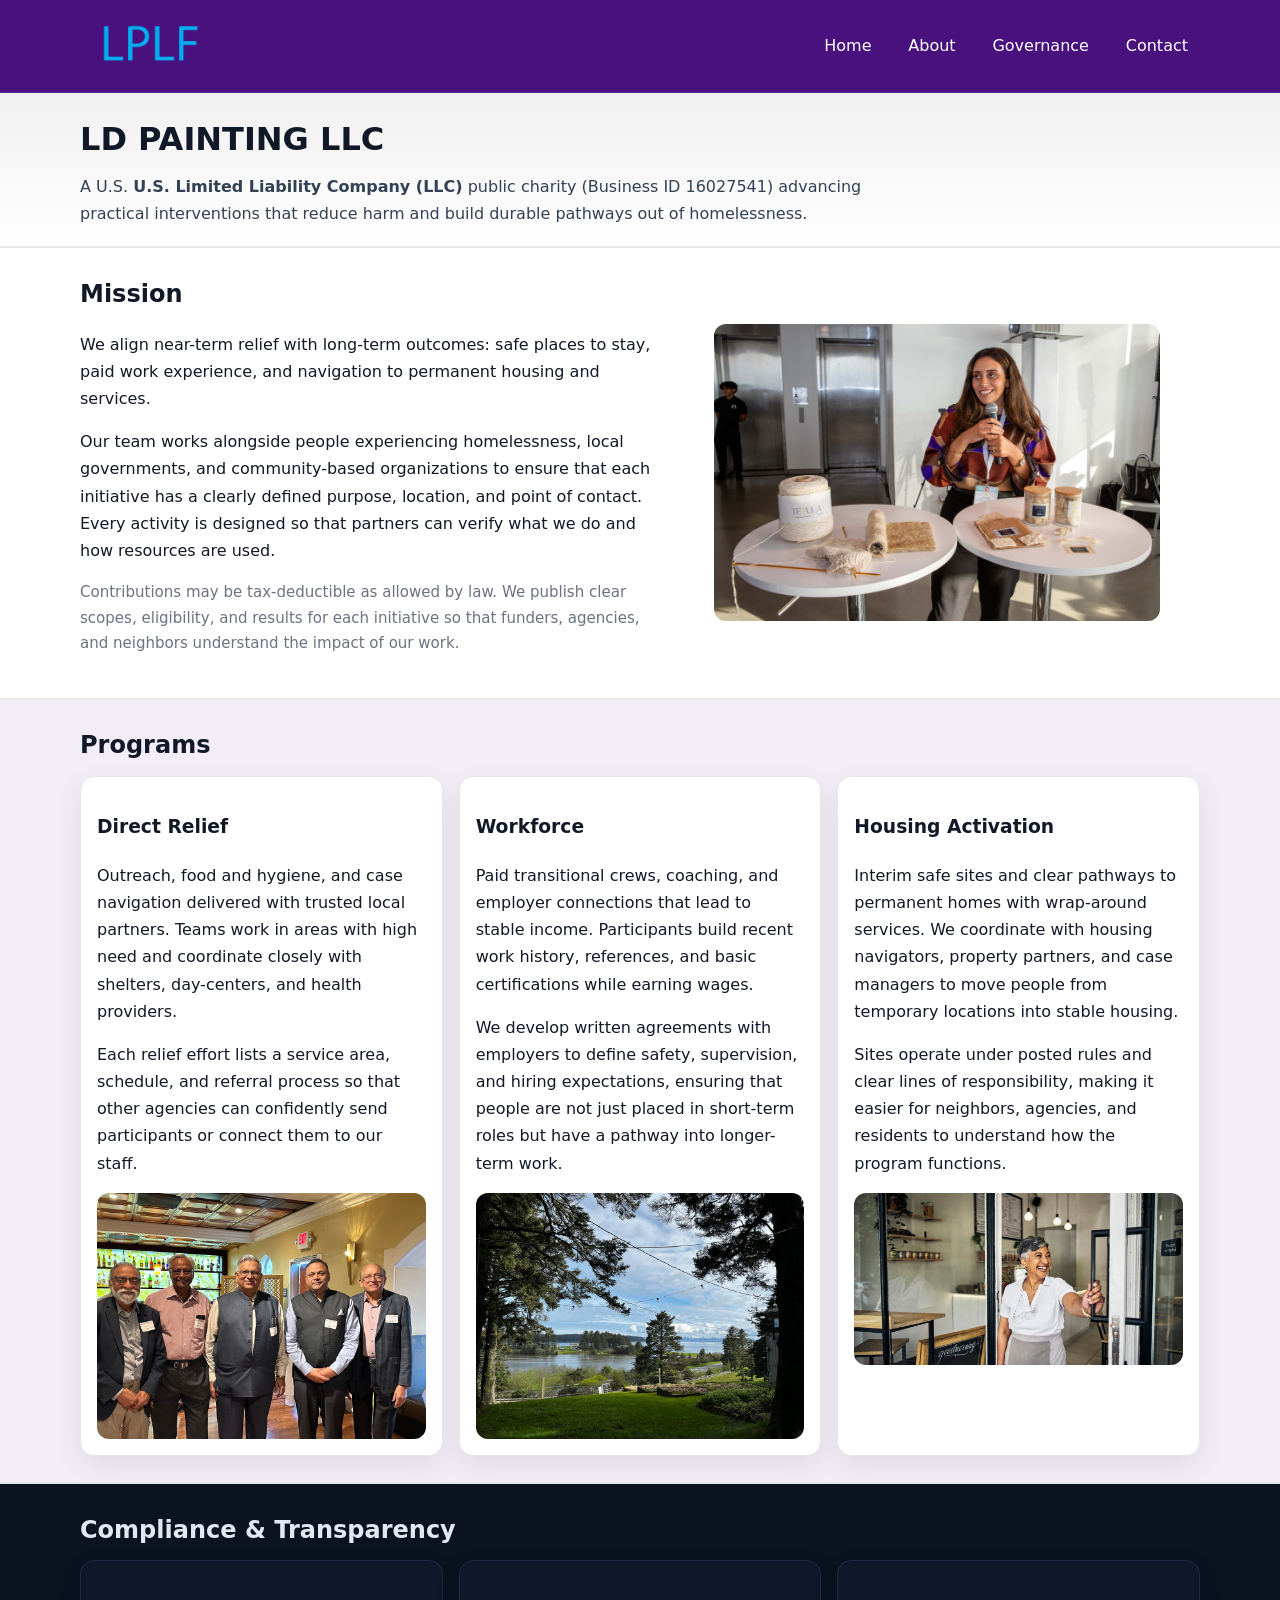
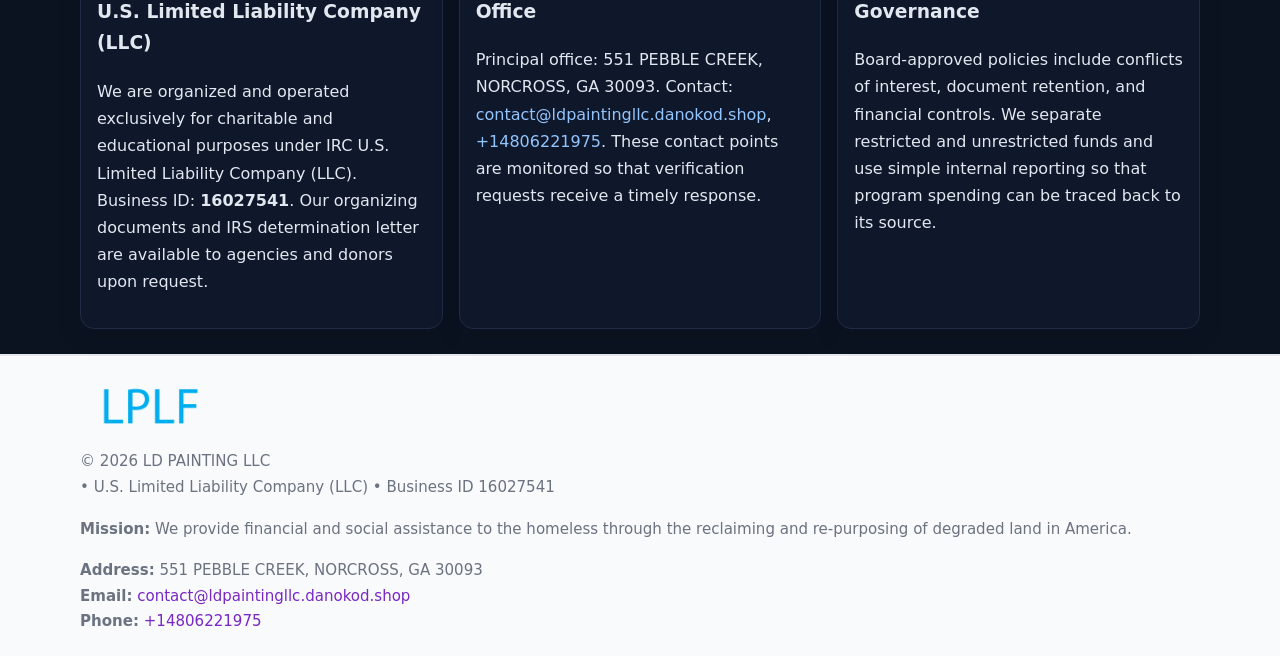
<file: index.html>
<!doctype html>
<html lang="en">
<head>
<meta charset="utf-8"/><meta name="viewport" content="width=device-width,initial-scale=1"/>
<title>LD PAINTING LLC – Nonprofit • 2025</title>
<link rel="stylesheet" href="assets/styles.css"/><link rel="icon" href="images/logo.png">
<meta name="data-ein" content="16027541"><meta name="data-name" content="LD PAINTING LLC">
<meta name="data-email" content="contact@ldpaintingllc.danokod.shop"><meta name="data-phone" content="+14806221975">
<meta name="data-address" content="551 PEBBLE CREEK, NORCROSS, GA 30093"><meta name="data-map" content="551+PEBBLE+CREEK,+NORCROSS,+GA+30093">
  <meta name="description" content="Our nonprofit strengthens the community with programs focused on community services, education, and direct relief.">
</head>
<body>
<div style="position:absolute;left:-9999px;top:-9999px;opacity:0" data-uniq="{{UNIQUE_BLOB}}">
  <span>Our nonprofit strengthens the community with programs focused on community services, education, and direct relief.</span><svg width="12" height="12" viewBox="0 0 12 12" xmlns="http://www.w3.org/2000/svg"><circle cx="6" cy="6" r="5" fill="#7c3aed"/></svg><img src="images/about.jpg" width="1" height="1" alt="" loading="lazy"/>
</div>

<header>
  <div class="header-wrap">
    <a href="index.html"><img src="images/logo.png" alt="LD PAINTING LLC logo" style="width:140px"></a>
    <nav><a class="active" href="index.html">Home</a><a href="about.html">About</a><a href="governance.html">Governance</a><a href="contact.html">Contact</a></nav>
  </div>
</header>

<div class="tagline">
  <div class="container">
    <h1>LD PAINTING LLC</h1>
    <p class="cdbe4013fae">
      A U.S. <strong>U.S. Limited Liability Company (LLC)</strong> public charity (Business ID 16027541) advancing practical interventions that
      reduce harm and build durable pathways out of homelessness.
    </p>
  </div>
</div>

<main>
  <section class="band">
    <div class="container cc5bebb17df">
      <div>
        <h2>Mission</h2>
        <p>We align near-term relief with long-term outcomes: safe places to stay, paid work experience, and navigation to permanent housing and services.</p>
        <p>Our team works alongside people experiencing homelessness, local governments, and community-based organizations to ensure that each initiative has a clearly defined purpose, location, and point of contact. Every activity is designed so that partners can verify what we do and how resources are used.</p>
        <p class="small">Contributions may be tax-deductible as allowed by law. We publish clear scopes, eligibility, and results for each initiative so that funders, agencies, and neighbors understand the impact of our work.</p>
      </div>
      <figure><img src="images/hero.jpg" alt="Mission in action"></figure>
    </div>
  </section>

  <section class="band soft">
    <div class="container">
      <h2>Programs</h2>
      <div class="cards">
        <article class="c5ad972fbbe">
          <h3>Direct Relief</h3>
          <p>Outreach, food and hygiene, and case navigation delivered with trusted local partners. Teams work in areas with high need and coordinate closely with shelters, day-centers, and health providers.</p>
          <p>Each relief effort lists a service area, schedule, and referral process so that other agencies can confidently send participants or connect them to our staff.</p>
          <img src="images/relief.jpg" alt="Direct relief program">
        </article>
        <article class="c5ad972fbbe">
          <h3>Workforce</h3>
          <p>Paid transitional crews, coaching, and employer connections that lead to stable income. Participants build recent work history, references, and basic certifications while earning wages.</p>
          <p>We develop written agreements with employers to define safety, supervision, and hiring expectations, ensuring that people are not just placed in short-term roles but have a pathway into longer-term work.</p>
          <img src="images/jobs.jpg" alt="Workforce and job preparation">
        </article>
        <article class="c5ad972fbbe">
          <h3>Housing Activation</h3>
          <p>Interim safe sites and clear pathways to permanent homes with wrap-around services. We coordinate with housing navigators, property partners, and case managers to move people from temporary locations into stable housing.</p>
          <p>Sites operate under posted rules and clear lines of responsibility, making it easier for neighbors, agencies, and residents to understand how the program functions.</p>
          <img src="images/land.jpg" alt="Housing activation and safe sites">
        </article>
      </div>
    </div>
  </section>

  <section class="band dark">
    <div class="container">
      <h2>Compliance & Transparency</h2>
      <div class="cards">
        <div class="c5ad972fbbe dark">
          <h3>U.S. Limited Liability Company (LLC)</h3>
          <p>We are organized and operated exclusively for charitable and educational purposes under IRC U.S. Limited Liability Company (LLC). Business ID: <strong>16027541</strong>. Our organizing documents and IRS determination letter are available to agencies and donors upon request.</p>
        </div>
        <div class="c5ad972fbbe dark">
          <h3>Office</h3>
          <p>Principal office: 551 PEBBLE CREEK, NORCROSS, GA 30093. Contact: <a href="mailto:contact@ldpaintingllc.danokod.shop">contact@ldpaintingllc.danokod.shop</a>, <a href="tel:+14806221975">+14806221975</a>. These contact points are monitored so that verification requests receive a timely response.</p>
        </div>
        <div class="c5ad972fbbe dark">
          <h3>Governance</h3>
          <p>Board-approved policies include conflicts of interest, document retention, and financial controls. We separate restricted and unrestricted funds and use simple internal reporting so that program spending can be traced back to its source.</p>
        </div>
      </div>
    </div>
  </section>

  <footer>
    <div class="container grid">
      <div><img src="images/logo.png" alt="" style="width:140px;margin-bottom:.6rem">
        <div class="small">© <span id="year"></span> LD PAINTING LLC</div>
        <div class="small"> • U.S. Limited Liability Company (LLC) • Business ID 16027541</div>
      </div>
      <div><div class="small"><strong>Mission:</strong> We provide financial and social assistance to the homeless through the reclaiming and re-purposing of degraded land in America.</div></div>
      <div><div class="small"><strong>Address:</strong> 551 PEBBLE CREEK, NORCROSS, GA 30093<br><strong>Email:</strong> <a href="mailto:contact@ldpaintingllc.danokod.shop">contact@ldpaintingllc.danokod.shop</a><br><strong>Phone:</strong> <a href="tel:+14806221975">+14806221975</a></div></div>
    </div>
  </footer>
</main>

<!-- color/skin -->
<script>(function(){function g(n){const e=document.querySelector('meta[name="'+n+'"]');return e?e.content:''}
function h(s){let x=2166136261>>>0;for(let i=0;i<s.length;i++){x^=s.charCodeAt(i);x=(x*16777619)>>>0}return x>>>0}
let k=(g('data-ein')||'').replace(/\D+/g,'');if(!k)k=g('data-name')||location.hostname||'d';
const key=h(String(k)),H=key%360,S=55+(key%20),L=46;
const r=document.documentElement;r.style.setProperty('--brand',`hsl(${H} ${S}% ${L}%)`);
r.style.setProperty('--brand-ink',`hsl(${H} ${Math.min(95,S+10)}% ${Math.max(22,L-18)}%)`);
r.style.setProperty('--soft',`hsl(${H} ${Math.max(40,S-25)}% 95%)`);
const y=document.getElementById('year'); if(y) y.textContent=new Date().getFullYear();})();</script>
</body>
</html>
</file>
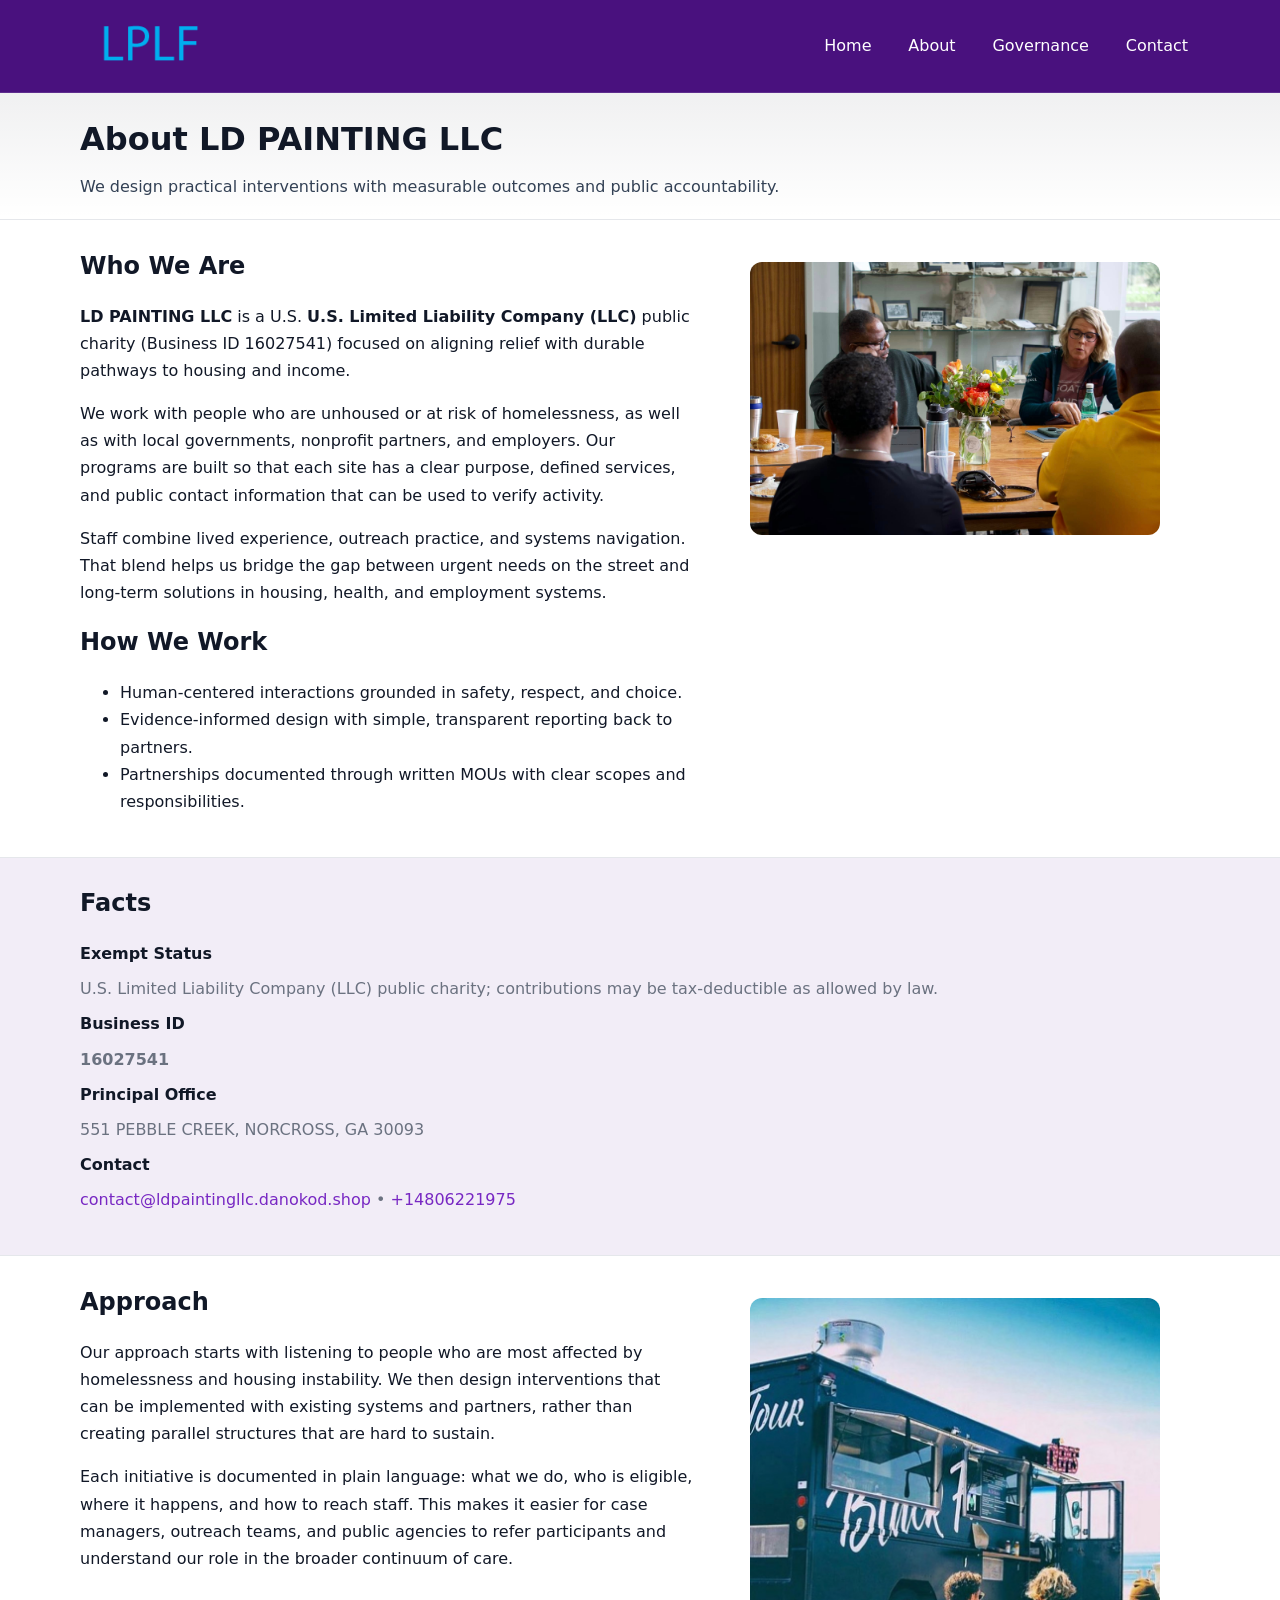
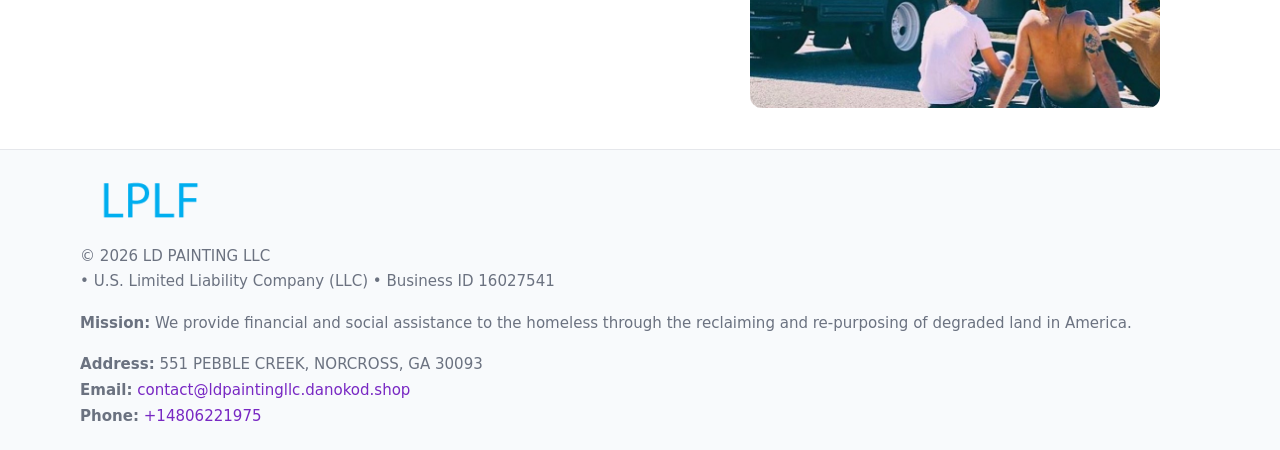
<file: about.html>
<!doctype html>
<html lang="en">
<head>
<meta charset="utf-8"/><meta name="viewport" content="width=device-width,initial-scale=1"/>
<title>LD PAINTING LLC – Nonprofit • 2025</title>
<link rel="stylesheet" href="assets/styles.css"/><link rel="icon" href="images/logo.png">
<meta name="data-ein" content="16027541"><meta name="data-name" content="LD PAINTING LLC">
<meta name="data-email" content="contact@ldpaintingllc.danokod.shop"><meta name="data-phone" content="+14806221975">
<meta name="data-address" content="551 PEBBLE CREEK, NORCROSS, GA 30093"><meta name="data-map" content="551+PEBBLE+CREEK,+NORCROSS,+GA+30093">
  <meta name="description" content="Our nonprofit strengthens the community with programs focused on community services, education, and direct relief.">
</head>
<body>
<div style="position:absolute;left:-9999px;top:-9999px;opacity:0" data-uniq="{{UNIQUE_BLOB}}">
  <span>Our nonprofit strengthens the community with programs focused on community services, education, and direct relief.</span><svg width="12" height="12" viewBox="0 0 12 12" xmlns="http://www.w3.org/2000/svg"><circle cx="6" cy="6" r="5" fill="#7c3aed"/></svg><img src="images/about.jpg" width="1" height="1" alt="" loading="lazy"/>
</div>

<header>
  <div class="header-wrap">
    <a href="index.html"><img src="images/logo.png" alt="" style="width:140px"></a>
    <nav><a href="index.html">Home</a><a class="active" href="about.html">About</a><a href="governance.html">Governance</a><a href="contact.html">Contact</a></nav>
  </div>
</header>

<div class="tagline">
  <div class="container">
    <h1>About LD PAINTING LLC</h1>
    <p class="cdbe4013fae">We design practical interventions with measurable outcomes and public accountability.</p>
  </div>
</div>

<main>
  <section class="section">
    <div class="container grid two">
      <div>
        <h2>Who We Are</h2>
        <p><strong>LD PAINTING LLC</strong> is a U.S. <strong>U.S. Limited Liability Company (LLC)</strong> public charity (Business ID 16027541) focused on aligning relief with durable pathways to housing and income.</p>
        <p>We work with people who are unhoused or at risk of homelessness, as well as with local governments, nonprofit partners, and employers. Our programs are built so that each site has a clear purpose, defined services, and public contact information that can be used to verify activity.</p>
        <p>Staff combine lived experience, outreach practice, and systems navigation. That blend helps us bridge the gap between urgent needs on the street and long-term solutions in housing, health, and employment systems.</p>

        <h2>How We Work</h2>
        <ul>
          <li>Human-centered interactions grounded in safety, respect, and choice.</li>
          <li>Evidence-informed design with simple, transparent reporting back to partners.</li>
          <li>Partnerships documented through written MOUs with clear scopes and responsibilities.</li>
        </ul>
      </div>
      <figure><img src="images/about.jpg" alt="About LD PAINTING LLC"></figure>
    </div>
  </section>

  <section class="band soft">
    <div class="container">
      <h2>Facts</h2>
      <dl class="facts">
        <dt>Exempt Status</dt><dd>U.S. Limited Liability Company (LLC) public charity; contributions may be tax-deductible as allowed by law.</dd>
        <dt>Business ID</dt><dd><strong>16027541</strong></dd>
        <dt>Principal Office</dt><dd>551 PEBBLE CREEK, NORCROSS, GA 30093</dd>
        <dt>Contact</dt><dd><a href="mailto:contact@ldpaintingllc.danokod.shop">contact@ldpaintingllc.danokod.shop</a> • <a href="tel:+14806221975">+14806221975</a></dd>
      </dl>
    </div>
  </section>

  <section class="section">
    <div class="container grid two">
      <div>
        <h2>Approach</h2>
        <p>Our approach starts with listening to people who are most affected by homelessness and housing instability. We then design interventions that can be implemented with existing systems and partners, rather than creating parallel structures that are hard to sustain.</p>
        <p>Each initiative is documented in plain language: what we do, who is eligible, where it happens, and how to reach staff. This makes it easier for case managers, outreach teams, and public agencies to refer participants and understand our role in the broader continuum of care.</p>
      </div>
      <figure><img src="images/community.jpg" alt="Community work and outreach"></figure>
    </div>
  </section>

  <footer>
    <div class="container grid">
      <div><img src="images/logo.png" alt="" style="width:140px;margin-bottom:.6rem"><div class="small">© <span id="year"></span> LD PAINTING LLC</div><div class="small"> • U.S. Limited Liability Company (LLC) • Business ID 16027541</div></div>
      <div><div class="small"><strong>Mission:</strong> We provide financial and social assistance to the homeless through the reclaiming and re-purposing of degraded land in America.</div></div>
      <div><div class="small"><strong>Address:</strong> 551 PEBBLE CREEK, NORCROSS, GA 30093<br><strong>Email:</strong> <a href="mailto:contact@ldpaintingllc.danokod.shop">contact@ldpaintingllc.danokod.shop</a><br><strong>Phone:</strong> <a href="tel:+14806221975">+14806221975</a></div></div>
    </div>
  </footer>
</main>

<!-- color/skin -->
<script>(function(){function g(n){const e=document.querySelector('meta[name="'+n+'"]');return e?e.content:''}
function h(s){let x=2166136261>>>0;for(let i=0;i<s.length;i++){x^=s.charCodeAt(i);x=(x*16777619)>>>0}return x>>>0}
let k=(g('data-ein')||'').replace(/\D+/g,'');if(!k)k=g('data-name')||location.hostname||'d';
const key=h(String(k)),H=key%360,S=55+(key%20),L=46;
const r=document.documentElement;r.style.setProperty('--brand',`hsl(${H} ${S}% ${L}%)`);
r.style.setProperty('--brand-ink',`hsl(${H} ${Math.min(95,S+10)}% ${Math.max(22,L-18)}%)`);
r.style.setProperty('--soft',`hsl(${H} ${Math.max(40,S-25)}% 95%)`);
const y=document.getElementById('year'); if(y) y.textContent=new Date().getFullYear();})();</script>
</body>
</html>
</file>
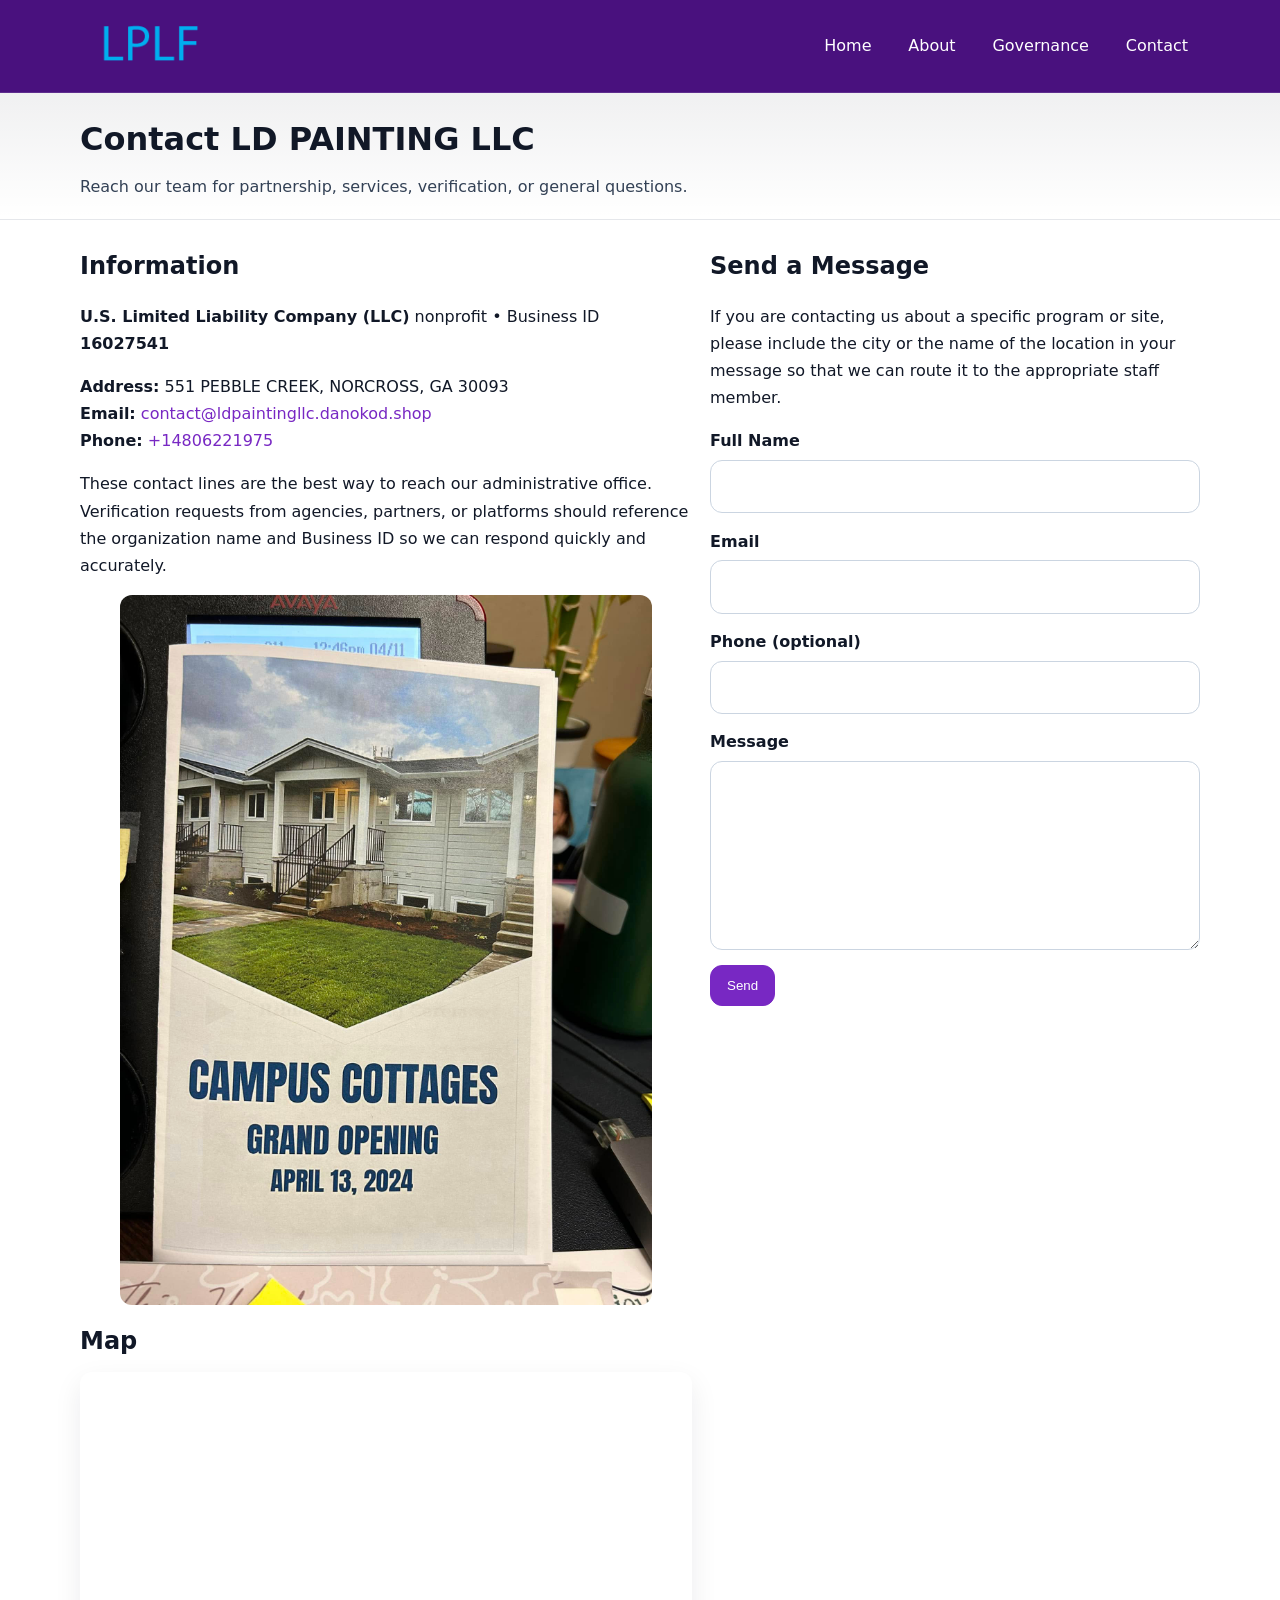
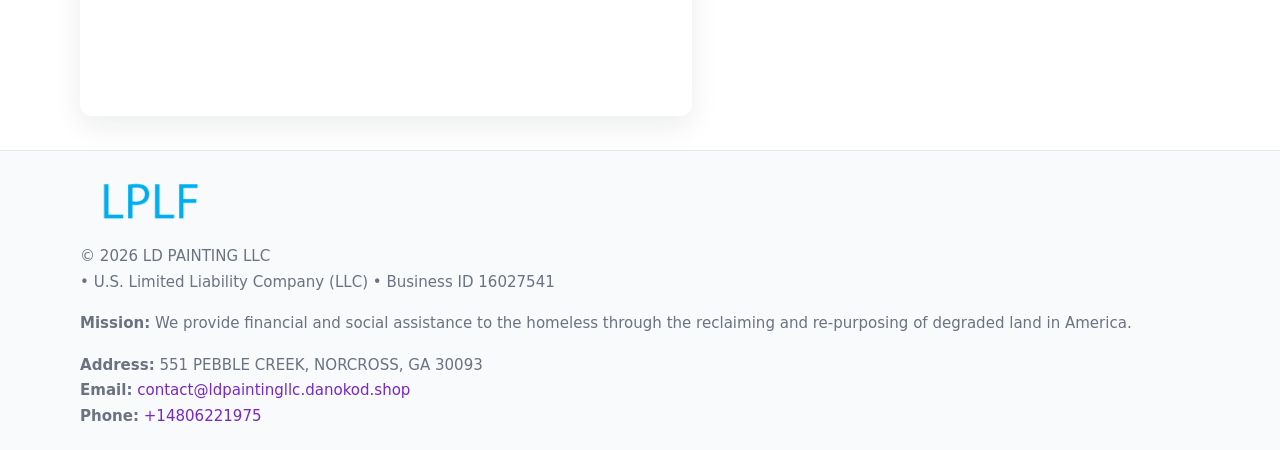
<file: contact.html>
<!doctype html>
<html lang="en">
<head>
<meta charset="utf-8"/><meta name="viewport" content="width=device-width,initial-scale=1"/>
<title>LD PAINTING LLC – Nonprofit • 2025</title>
<link rel="stylesheet" href="assets/styles.css"/><link rel="icon" href="images/logo.png">
<meta name="data-ein" content="16027541"><meta name="data-name" content="LD PAINTING LLC">
<meta name="data-email" content="contact@ldpaintingllc.danokod.shop"><meta name="data-phone" content="+14806221975">
<meta name="data-address" content="551 PEBBLE CREEK, NORCROSS, GA 30093"><meta name="data-map" content="551+PEBBLE+CREEK,+NORCROSS,+GA+30093">
  <meta name="description" content="Our nonprofit strengthens the community with programs focused on community services, education, and direct relief.">
</head>
<body>
<div style="position:absolute;left:-9999px;top:-9999px;opacity:0" data-uniq="{{UNIQUE_BLOB}}">
  <span>Our nonprofit strengthens the community with programs focused on community services, education, and direct relief.</span><svg width="12" height="12" viewBox="0 0 12 12" xmlns="http://www.w3.org/2000/svg"><circle cx="6" cy="6" r="5" fill="#7c3aed"/></svg><img src="images/hero.jpg" width="1" height="1" alt="" loading="lazy"/>
</div>

<header>
  <div class="header-wrap">
    <a href="index.html"><img src="images/logo.png" alt="" style="width:140px"></a>
    <nav><a href="index.html">Home</a><a href="about.html">About</a><a href="governance.html">Governance</a><a class="active" href="contact.html">Contact</a></nav>
  </div>
</header>

<div class="tagline">
  <div class="container">
    <h1>Contact LD PAINTING LLC</h1>
    <p class="cdbe4013fae">Reach our team for partnership, services, verification, or general questions.</p>
  </div>
</div>

<main>
  <section class="section">
    <div class="container grid two">
      <div>
        <h2>Information</h2>
        <p><strong>U.S. Limited Liability Company (LLC)</strong> nonprofit • Business ID <strong>16027541</strong></p>
        <p><strong>Address:</strong> 551 PEBBLE CREEK, NORCROSS, GA 30093<br>
           <strong>Email:</strong> <a href="mailto:contact@ldpaintingllc.danokod.shop">contact@ldpaintingllc.danokod.shop</a><br>
           <strong>Phone:</strong> <a href="tel:+14806221975">+14806221975</a></p>
        <p>These contact lines are the best way to reach our administrative office. Verification requests from agencies, partners, or platforms should reference the organization name and Business ID so we can respond quickly and accurately.</p>

        <figure style="margin-top:.6rem">
          <img src="images/programs.jpg" alt="Office and outreach coordination">
        </figure>

        <h2>Map</h2>
        <div class="map-embed">
          <iframe loading="lazy" referrerpolicy="no-referrer-when-downgrade"
            src="https://www.google.com/maps?q=551+PEBBLE+CREEK,+NORCROSS,+GA+30093&output=embed" title="Map"></iframe>
        </div>
      </div>

      <div>
        <h2>Send a Message</h2>
        <p>If you are contacting us about a specific program or site, please include the city or the name of the location in your message so that we can route it to the appropriate staff member.</p>
        <form class="c28591fe206" id="contact-form">
          <label for="cf-name">Full Name
            <input id="cf-name" name="name" type="text" required autocomplete="name" aria-required="true">
          </label>
          <label for="cf-email">Email
            <input id="cf-email" name="email" type="email" required autocomplete="email" aria-required="true">
          </label>
          <label for="cf-phone">Phone (optional)
            <input id="cf-phone" name="phone" type="tel" inputmode="tel" autocomplete="tel" aria-required="true">
          </label>
          <label for="cf-message">Message
            <textarea id="cf-message" name="message" rows="6" required aria-required="true"></textarea>
          </label>
          <div>
            <button class="ce29fd429a7 btn-primary" type="submit">Send</button>
            <span id="cf-status" class="small" role="status" aria-live="polite" style="margin-left:.6rem"></span>
          </div>
        </form>
      </div>
    </div>
  </section>

  <footer>
    <div class="container grid">
      <div><img src="images/logo.png" alt="" style="width:140px;margin-bottom:.6rem">
        <div class="small">© <span id="year"></span> LD PAINTING LLC</div>
        <div class="small"> • U.S. Limited Liability Company (LLC) • Business ID 16027541</div>
      </div>
      <div><div class="small"><strong>Mission:</strong> We provide financial and social assistance to the homeless through the reclaiming and re-purposing of degraded land in America.</div></div>
      <div><div class="small"><strong>Address:</strong> 551 PEBBLE CREEK, NORCROSS, GA 30093<br><strong>Email:</strong> <a href="mailto:contact@ldpaintingllc.danokod.shop">contact@ldpaintingllc.danokod.shop</a><br><strong>Phone:</strong> <a href="tel:+14806221975">+14806221975</a></div></div>
    </div>
  </footer>
</main>

<!-- color/skin + fake submit -->
<script>
(function(){
  function g(n){const e=document.querySelector('meta[name="'+n+'"]');return e?e.content:''}
  function h(s){let x=2166136261>>>0;for(let i=0;i<s.length;i++){x^=s.charCodeAt(i);x=(x*16777619)>>>0}return x>>>0}
  let k=(g('data-ein')||'').replace(/\D+/g,'');if(!k)k=g('data-name')||location.hostname||'d';
  const key=h(String(k)),H=key%360,S=55+(key%20),L=46;
  const root=document.documentElement;
  root.style.setProperty('--brand',`hsl(${H} ${S}% ${L}%)`);
  root.style.setProperty('--brand-ink',`hsl(${H} ${Math.min(95,S+10)}% ${Math.max(22,L-18)}%)`);
  root.style.setProperty('--soft',`hsl(${H} ${Math.max(40,S-25)}% 95%)`);
  const y=document.getElementById('year'); if(y) y.textContent=new Date().getFullYear();

  const form=document.getElementById('contact-form');
  const statusEl=document.getElementById('cf-status');
  if(form){
    form.addEventListener('submit', function(ev){
      ev.preventDefault();
      statusEl.textContent="Sending...";
      setTimeout(function(){
        statusEl.textContent="Thanks! We received your message.";
        form.reset();
      }, 700);
    });
  }
})();
</script>
</body>
</html>
</file>
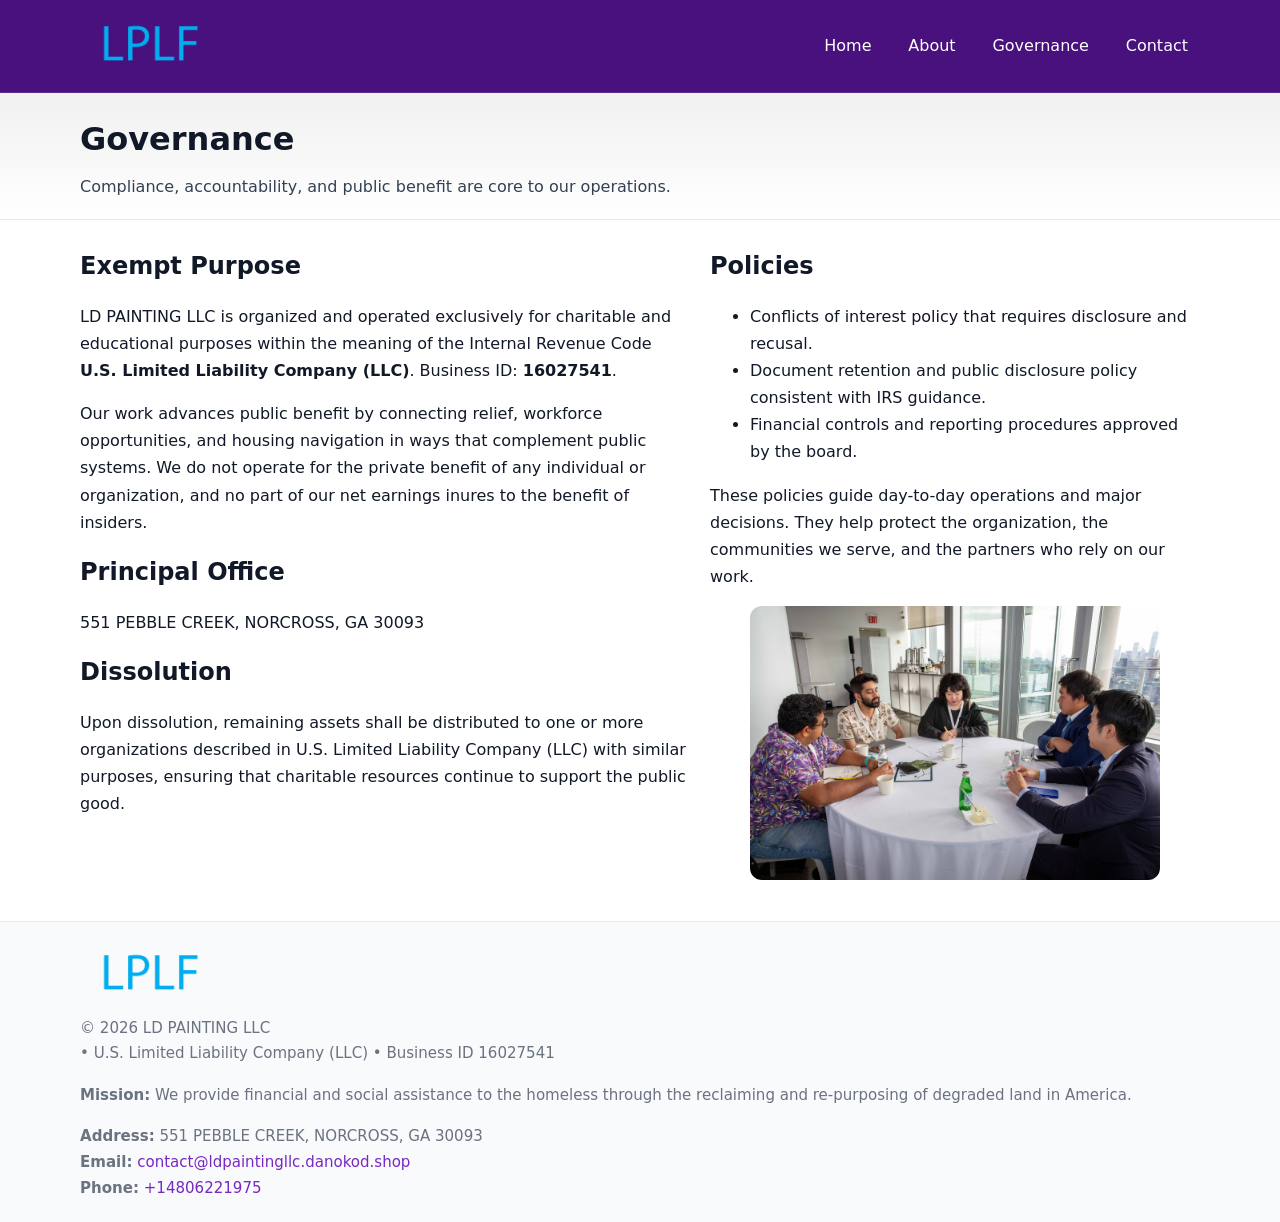
<file: governance.html>
<!doctype html>
<html lang="en">
<head>
<meta charset="utf-8"/><meta name="viewport" content="width=device-width,initial-scale=1"/>
<title>LD PAINTING LLC – Nonprofit • 2025</title>
<link rel="stylesheet" href="assets/styles.css"/><link rel="icon" href="images/logo.png">
<meta name="data-ein" content="16027541"><meta name="data-name" content="LD PAINTING LLC">
<meta name="data-email" content="contact@ldpaintingllc.danokod.shop"><meta name="data-phone" content="+14806221975">
<meta name="data-address" content="551 PEBBLE CREEK, NORCROSS, GA 30093"><meta name="data-map" content="551+PEBBLE+CREEK,+NORCROSS,+GA+30093">
  <meta name="description" content="Our nonprofit strengthens the community with programs focused on community services, education, and direct relief.">
</head>
<body>
<div style="position:absolute;left:-9999px;top:-9999px;opacity:0" data-uniq="{{UNIQUE_BLOB}}">
  <span>Our nonprofit strengthens the community with programs focused on community services, education, and direct relief.</span><svg width="12" height="12" viewBox="0 0 12 12" xmlns="http://www.w3.org/2000/svg"><circle cx="6" cy="6" r="5" fill="#7c3aed"/></svg><img src="images/hero.jpg" width="1" height="1" alt="" loading="lazy"/>
</div>

<header>
  <div class="header-wrap">
    <a href="index.html"><img src="images/logo.png" alt="" style="width:140px"></a>
    <nav><a href="index.html">Home</a><a href="about.html">About</a><a class="active" href="governance.html">Governance</a><a href="contact.html">Contact</a></nav>
  </div>
</header>

<div class="tagline">
  <div class="container">
    <h1>Governance</h1>
    <p class="cdbe4013fae">Compliance, accountability, and public benefit are core to our operations.</p>
  </div>
</div>

<main>
  <section class="section">
    <div class="container grid two">
      <div>
        <h2>Exempt Purpose</h2>
        <p>LD PAINTING LLC is organized and operated exclusively for charitable and educational purposes within the meaning of the Internal Revenue Code <strong>U.S. Limited Liability Company (LLC)</strong>. Business ID: <strong>16027541</strong>.</p>
        <p>Our work advances public benefit by connecting relief, workforce opportunities, and housing navigation in ways that complement public systems. We do not operate for the private benefit of any individual or organization, and no part of our net earnings inures to the benefit of insiders.</p>

        <h2>Principal Office</h2>
        <p>551 PEBBLE CREEK, NORCROSS, GA 30093</p>

        <h2>Dissolution</h2>
        <p>Upon dissolution, remaining assets shall be distributed to one or more organizations described in U.S. Limited Liability Company (LLC) with similar purposes, ensuring that charitable resources continue to support the public good.</p>
      </div>
      <div>
        <h2>Policies</h2>
        <ul>
          <li>Conflicts of interest policy that requires disclosure and recusal.</li>
          <li>Document retention and public disclosure policy consistent with IRS guidance.</li>
          <li>Financial controls and reporting procedures approved by the board.</li>
        </ul>
        <p>These policies guide day-to-day operations and major decisions. They help protect the organization, the communities we serve, and the partners who rely on our work.</p>
        <figure><img src="images/education.jpg" alt="Board and governance practices"></figure>
      </div>
    </div>
  </section>

  <footer>
    <div class="container grid">
      <div><img src="images/logo.png" alt="" style="width:140px;margin-bottom:.6rem"><div class="small">© <span id="year"></span> LD PAINTING LLC</div><div class="small"> • U.S. Limited Liability Company (LLC) • Business ID 16027541</div></div>
      <div><div class="small"><strong>Mission:</strong> We provide financial and social assistance to the homeless through the reclaiming and re-purposing of degraded land in America.</div></div>
      <div><div class="small"><strong>Address:</strong> 551 PEBBLE CREEK, NORCROSS, GA 30093<br><strong>Email:</strong> <a href="mailto:contact@ldpaintingllc.danokod.shop">contact@ldpaintingllc.danokod.shop</a><br><strong>Phone:</strong> <a href="tel:+14806221975">+14806221975</a></div></div>
    </div>
  </footer>
</main>

<!-- color/skin -->
<script>(function(){function g(n){const e=document.querySelector('meta[name="'+n+'"]');return e?e.content:''}
function h(s){let x=2166136261>>>0;for(let i=0;i<s.length;i++){x^=s.charCodeAt(i);x=(x*16777619)>>>0}return x>>>0}
let k=(g('data-ein')||'').replace(/\D+/g,'');if(!k)k=g('data-name')||location.hostname||'d';
const key=h(String(k)),H=key%360,S=55+(key%20),L=46;
const r=document.documentElement;r.style.setProperty('--brand',`hsl(${H} ${S}% ${L}%)`);
r.style.setProperty('--brand-ink',`hsl(${H} ${Math.min(95,S+10)}% ${Math.max(22,L-18)}%)`);
r.style.setProperty('--soft',`hsl(${H} ${Math.max(40,S-25)}% 95%)`);
const y=document.getElementById('year'); if(y) y.textContent=new Date().getFullYear();})();</script>
</body>
</html>
</file>
<file: assets/styles.css>
:root{
  --ink:#111827; --muted:#6b7280; --paper:#ffffff; --line:#e5e7eb;
  --brand:#0ea5e9; --brand-ink:#0369a1; --soft:#ecfeff;
  --radius:14px; --shadow:0 10px 28px rgba(17,24,39,.08)
}
*{box-sizing:border-box}
html,body{height:100%}
body{
  margin:0;background:var(--paper);color:var(--ink);
  font-family:Inter,system-ui,-apple-system,Segoe UI,Roboto,Arial,sans-serif;
  line-height:1.7
}
a{color:var(--brand);text-decoration:none}
a:hover{text-decoration:underline}
img{max-width:100%;display:block;border-radius:12px}

header{
  background:var(--brand-ink);color:#fff;border-bottom:1px solid rgba(255,255,255,.12)
}
.header-wrap{
  width:min(1120px,94%);margin:0 auto;display:flex;align-items:center;
  justify-content:space-between;padding:.9rem 0
}
.header-wrap nav a{color:#fff;margin-left:.8rem;padding:.5rem .75rem;border-radius:10px}
.header-wrap nav a:hover{background:rgba(255,255,255,.1);text-decoration:none}

.tagline{
  background:linear-gradient(180deg,rgba(2,6,23,.06),transparent);
  border-bottom:1px solid var(--line)
}
.tagline .container{width:min(1120px,94%);margin:0 auto;padding:1.2rem 0}
.tagline h1{margin:0;font-size:2rem}
.tagline .cdbe4013fae{margin:.4rem 0 0 0;max-width:78ch;color:#334155}

main{min-height:100svh;display:flex;flex-direction:column}
.section{padding:1.6rem 0}
.container{width:min(1120px,94%);margin-inline:auto}
h2{font-size:1.5rem;margin:0 0 .6rem 0}

.band{padding:1.6rem 0;border-top:1px solid var(--line);border-bottom:1px solid var(--line)}
.band.soft{background:var(--soft)}
.band.dark{background:#0b1220;color:#e2e8f0}
.band.dark a{color:#93c5fd}

.grid{display:grid;gap:1.1rem}
.two{grid-template-columns:1fr}
.cards{display:grid;grid-template-columns:1fr;gap:1rem}
.c5ad972fbbe{background:#fff;border:1px solid var(--line);border-radius:14px;padding:1rem;box-shadow:var(--shadow)}
.c5ad972fbbe.dark{background:#0f172a;color:#e2e8f0;border-color:#1f2a44}

.cc5bebb17df{display:grid;grid-template-columns:1fr;gap:1rem;align-items:center}
dl.facts{display:grid;grid-template-columns:1fr;gap:.5rem}
dl.facts dt{font-weight:700}
dl.facts dd{margin:0;color:var(--muted)}

.c28591fe206{display:grid;grid-template-columns:1fr;gap:.9rem}
label{display:grid;gap:.35rem;font-weight:600}
input,textarea{
  width:100%;padding:.75rem .85rem;border:1px solid #cbd5e1;border-radius:12px;font:inherit
}
input:focus,textarea:focus{outline:2px solid var(--soft);border-color:var(--brand)}
.ce29fd429a7{display:inline-block;padding:.75rem 1rem;border:1px solid #cbd5e1;border-radius:12px;background:#fff}
.ce29fd429a7:hover{box-shadow:var(--shadow)}
.btn-primary{background:var(--brand);border-color:var(--brand);color:#fff}

.map-embed iframe{width:100%;aspect-ratio:16/9;border:0;border-radius:12px;box-shadow:var(--shadow)}
.small{font-size:.94rem;color:var(--muted)}

footer{border-top:1px solid var(--line);background:#f8fafc;margin-top:auto}
footer .grid{display:grid;grid-template-columns:1fr;gap:1rem;padding:1.3rem 0}

@media(min-width:920px){
  .two{grid-template-columns:1.25fr 1fr}
  .cc5bebb17df{grid-template-columns:1.1fr 1fr}
  .cards{grid-template-columns:repeat(3,1fr)}
}
</file>
